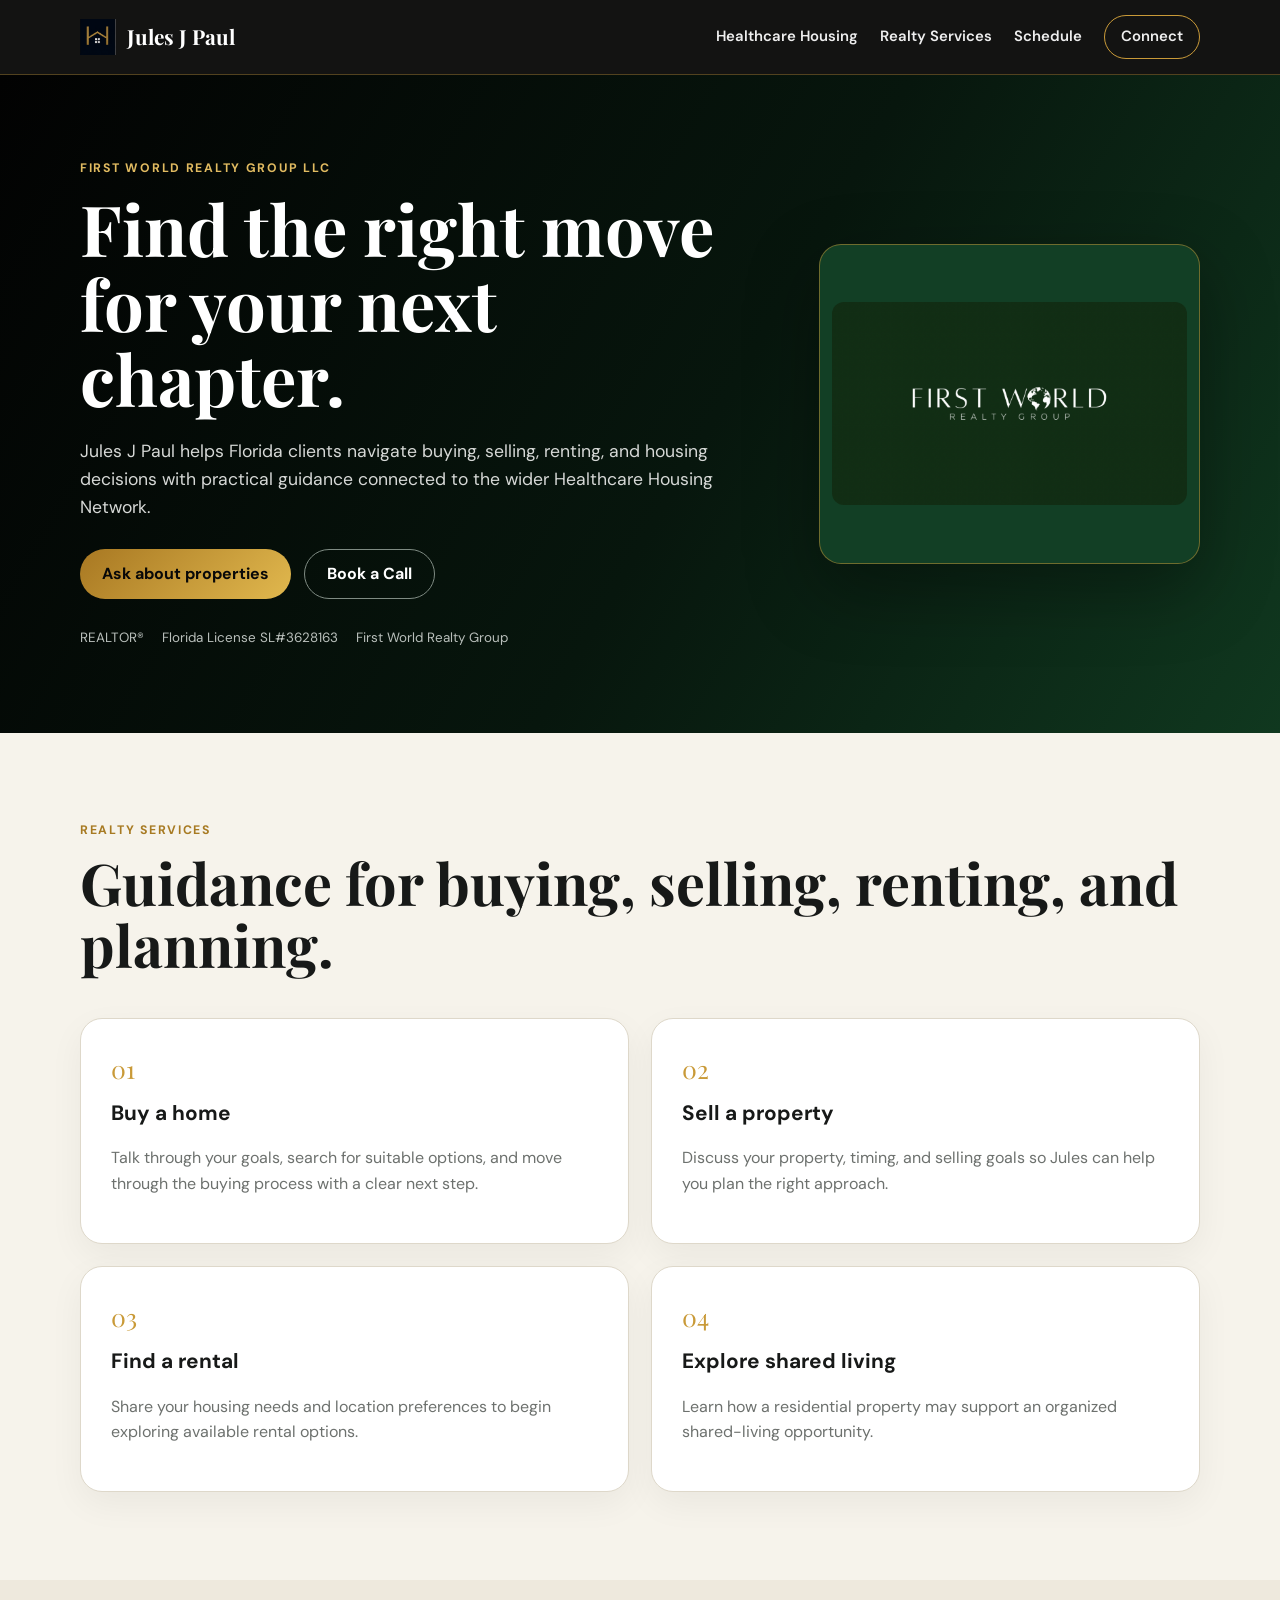
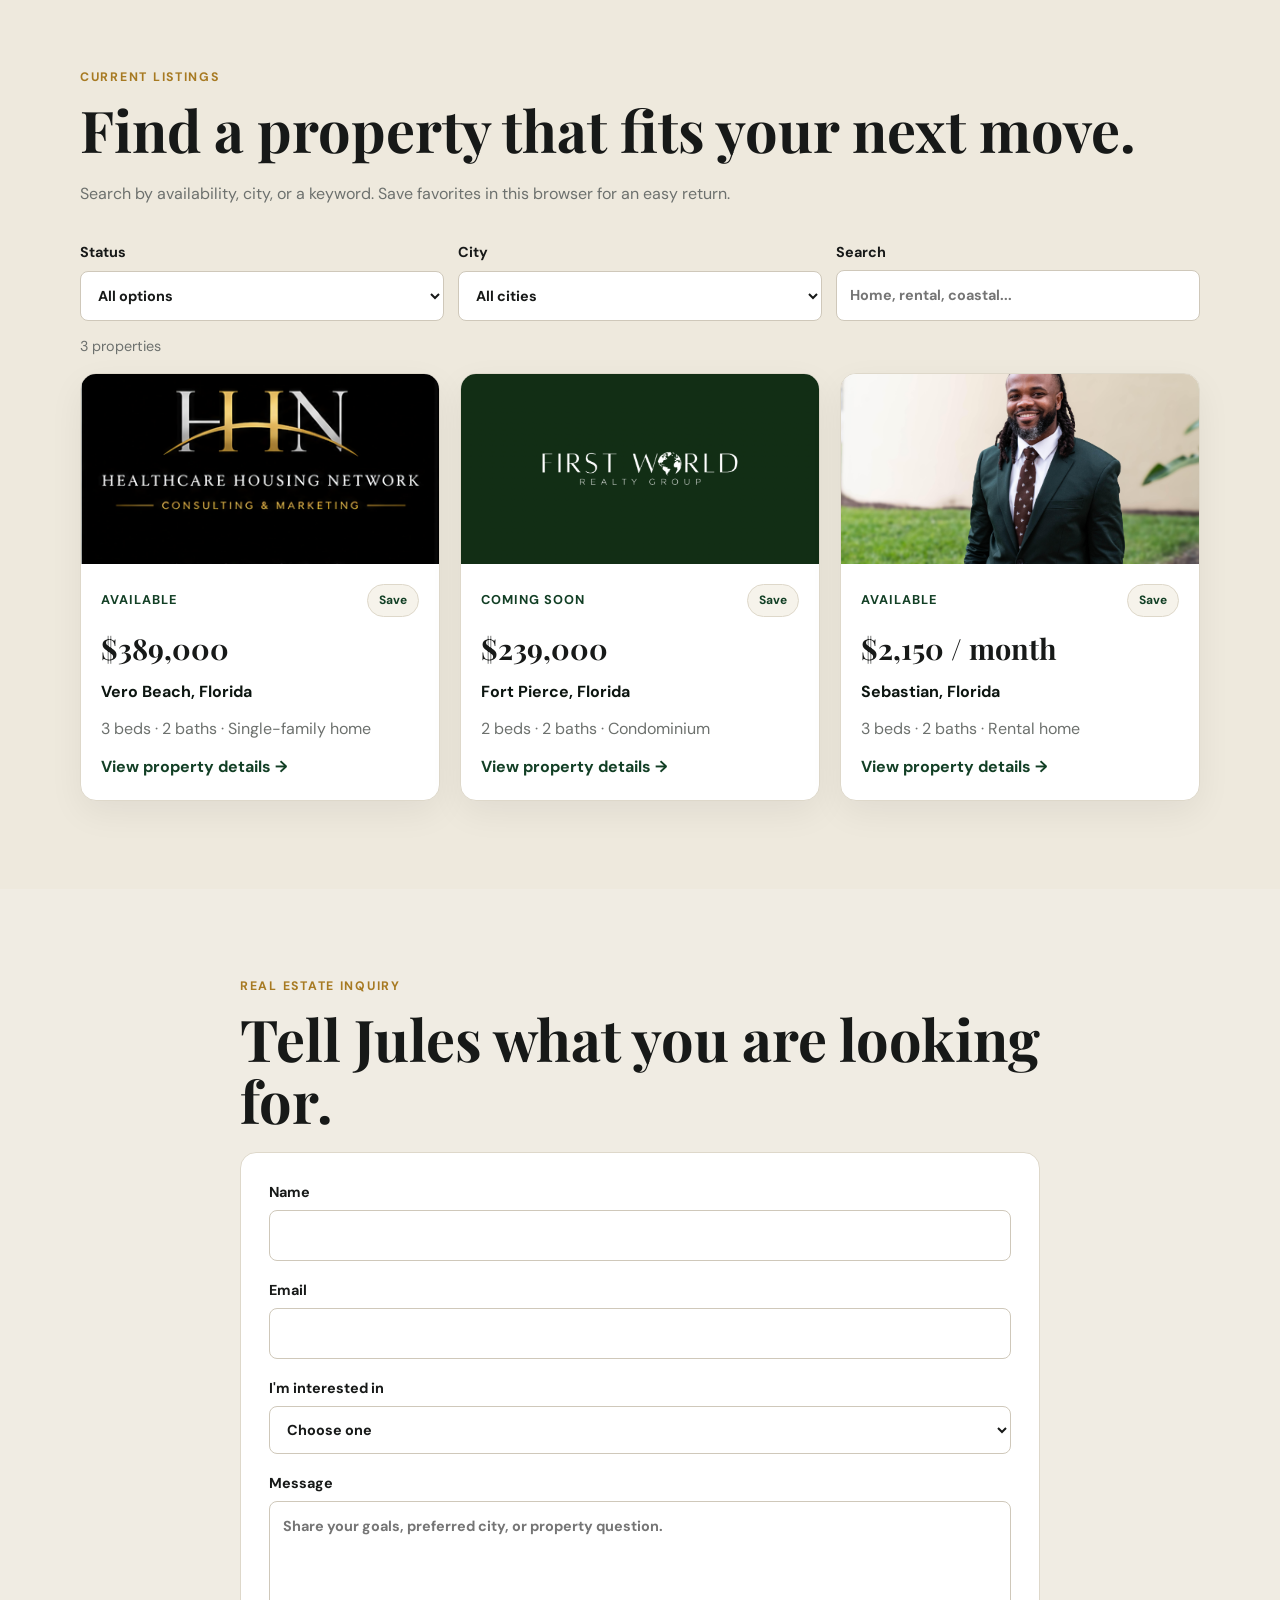
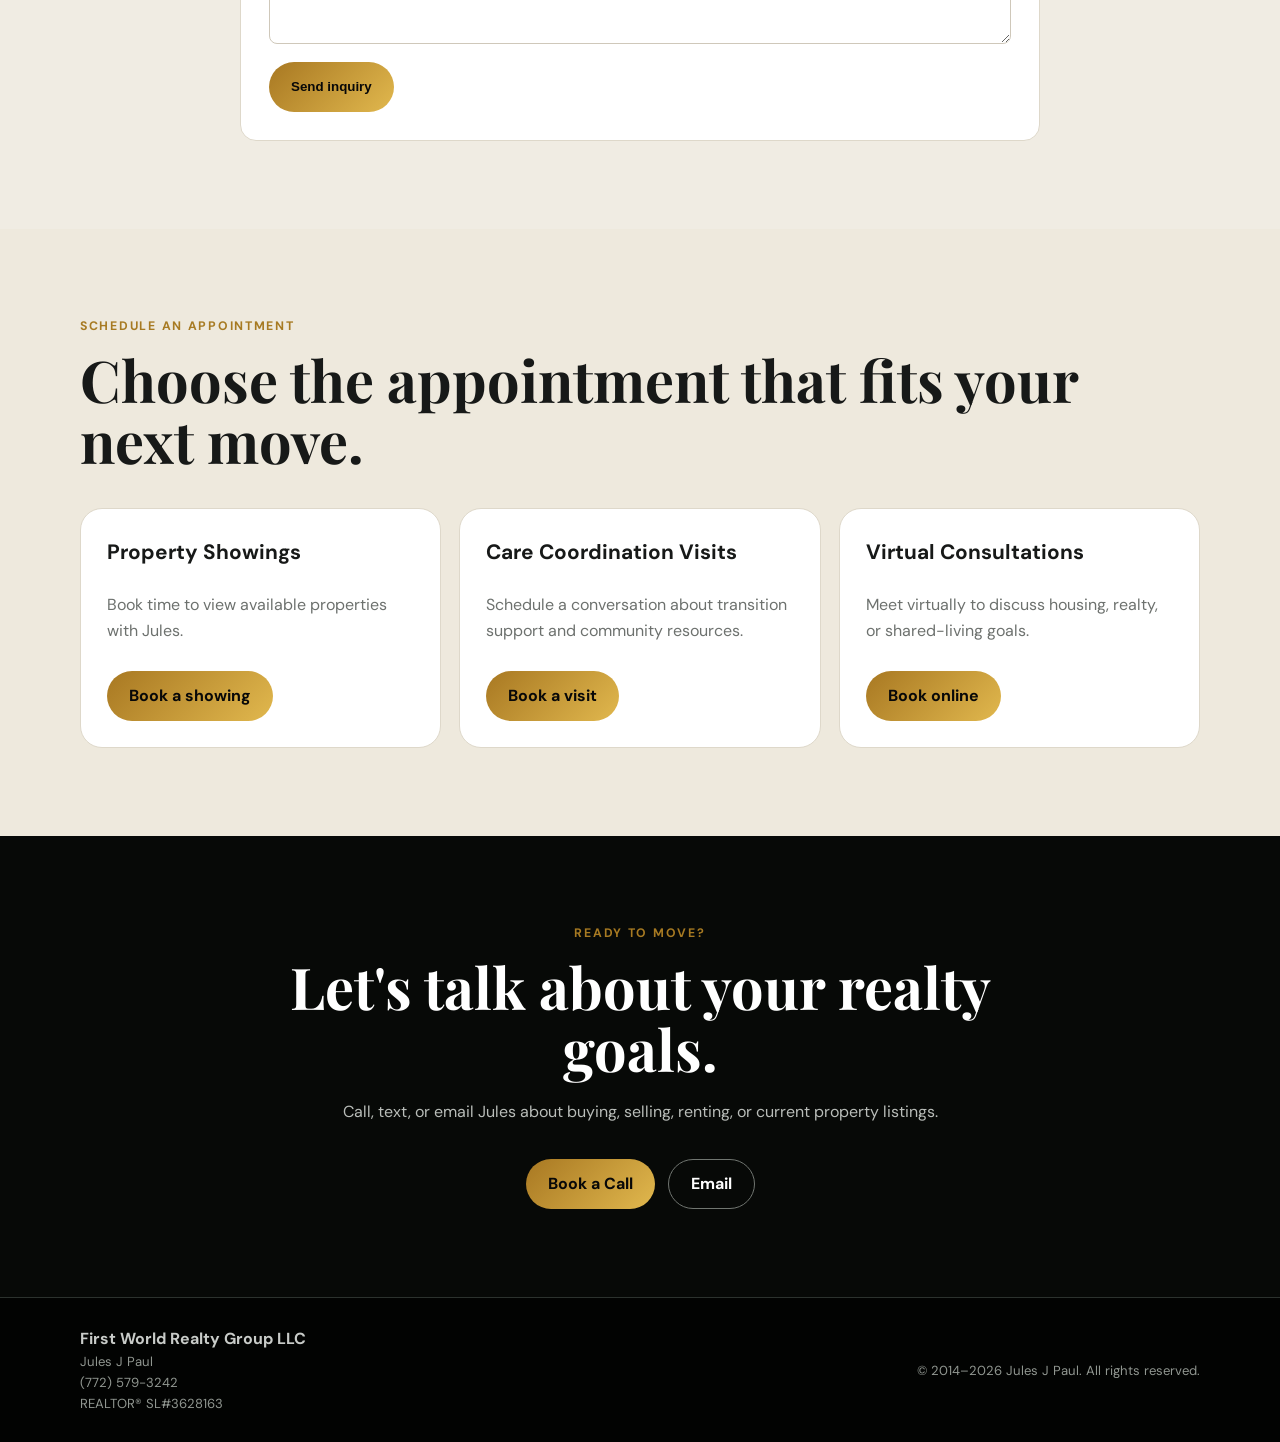
<file: first-world-realty.html>
<!DOCTYPE html>
<html lang="en">
<head>
  <meta charset="UTF-8">
  <meta name="viewport" content="width=device-width, initial-scale=1.0">
  <meta name="description" content="First World Realty Group services from Jules J Paul, including buying, selling, renting, and Florida property guidance.">
  <title>First World Realty Group | Jules J Paul</title>
  <link rel="preconnect" href="https://fonts.googleapis.com">
  <link rel="preconnect" href="https://fonts.gstatic.com" crossorigin>
  <link rel="stylesheet" href="https://fonts.googleapis.com/css2?family=DM+Sans:wght@400;500;600;700&family=Playfair+Display:wght@600;700&display=swap">
  <link rel="stylesheet" href="css/styles.css">
</head>
<body>
<header class="site-header">
  <div class="container nav-wrap">
    <a class="brand" href="index.html" aria-label="Jules Paul home">
      <img src="assets/images/hhn-icon.png" alt="" class="brand-icon">
      <span>Jules J Paul</span>
    </a>
    <nav id="primary-navigation" class="main-nav" aria-label="Primary navigation">
      <a href="healthcare-housing.html">Healthcare Housing</a>
      <a href="first-world-realty.html" aria-current="page">Realty Services</a>
      <a href="index.html#schedule">Schedule</a>
      <a href="index.html#contact" class="nav-cta">Connect</a>
    </nav>
    <button class="menu-toggle" type="button" aria-expanded="false" aria-controls="primary-navigation">Menu</button>
  </div>
</header>

<main>
  <section class="hero business-hero realty-hero">
    <div class="container business-hero-grid">
      <div class="hero-copy">
        <p class="eyebrow">First World Realty Group LLC</p>
        <h1>Find the right move for your next chapter.</h1>
        <p class="hero-text">Jules J Paul helps Florida clients navigate buying, selling, renting, and housing decisions with practical guidance connected to the wider Healthcare Housing Network.</p>
        <div class="hero-actions">
          <a class="btn btn-gold" href="mailto:jpaul@oshs.info?subject=Realty%20services%20inquiry">Ask about properties</a>
          <a class="btn btn-outline" data-booking="quickCall" target="_blank" rel="noopener" href="https://calendar.google.com/calendar/u/0/appointments/schedules/AcZssZ30eo42YzqcF5Z-HE5Sg-LqLbYv-_t0BTN31T0LgCqj-cjpbyo2Wf-E0S9l_gHo9Is50fG_rvIu">Book a Call</a>
        </div>
        <div class="credentials"><span>REALTOR®</span><span>Florida License SL#3628163</span><span>First World Realty Group</span></div>
      </div>
      <div class="portrait-wrap business-logo-wrap realty-logo-wrap">
        <img src="assets/images/first-world-realty.png" alt="First World Realty Group" class="business-logo">
      </div>
    </div>
  </section>

  <section class="section">
    <div class="container">
      <p class="eyebrow">Realty services</p>
      <h2>Guidance for buying, selling, renting, and planning.</h2>
      <div class="services-grid four-up">
        <article class="service-card"><span class="service-number">01</span><h3>Buy a home</h3><p>Talk through your goals, search for suitable options, and move through the buying process with a clear next step.</p></article>
        <article class="service-card"><span class="service-number">02</span><h3>Sell a property</h3><p>Discuss your property, timing, and selling goals so Jules can help you plan the right approach.</p></article>
        <article class="service-card"><span class="service-number">03</span><h3>Find a rental</h3><p>Share your housing needs and location preferences to begin exploring available rental options.</p></article>
        <article class="service-card"><span class="service-number">04</span><h3>Explore shared living</h3><p>Learn how a residential property may support an organized shared-living opportunity.</p></article>
      </div>
    </div>
  </section>

  <section id="listings" class="section video-section">
    <div class="container"><p class="eyebrow">Current listings</p><h2>Find a property that fits your next move.</h2><p class="section-intro">Search by availability, city, or a keyword. Save favorites in this browser for an easy return.</p>
      <div class="listing-filters"><label>Status<select id="listing-status"><option value="">All options</option><option>Available</option><option>Coming soon</option></select></label><label>City<select id="listing-city"><option value="">All cities</option><option>Vero Beach</option><option>Fort Pierce</option><option>Sebastian</option></select></label><label>Search<input id="listing-keyword" type="search" placeholder="Home, rental, coastal..."></label></div>
      <p id="listing-count" class="listing-count" aria-live="polite"></p><div id="listing-grid" class="listing-grid"></div>
    </div>
  </section>

  <section id="inquiry-form" class="section form-section"><div class="container narrow"><p class="eyebrow">Real estate inquiry</p><h2>Tell Jules what you are looking for.</h2><form data-intake-form="realty" class="intake-form"><label>Name<input name="name" required autocomplete="name"></label><label>Email<input name="email" type="email" required autocomplete="email"></label><label>I'm interested in<select name="interest" required><option value="">Choose one</option><option>Buying</option><option>Selling</option><option>Renting</option><option>Property-specific question</option></select></label><label>Message<textarea name="message" rows="5" required placeholder="Share your goals, preferred city, or property question."></textarea></label><button class="btn btn-gold" type="submit">Send inquiry</button></form></div></section>

  <section id="schedule" class="section schedule-section">
    <div class="container">
      <p class="eyebrow">Schedule an appointment</p>
      <h2>Choose the appointment that fits your next move.</h2>
      <div class="schedule-grid">
        <article class="schedule-card"><h3>Property Showings</h3><p>Book time to view available properties with Jules.</p><a class="btn btn-gold" data-booking="showings" href="https://calendar.google.com/calendar/appointments/schedules/AcZssZ06YLKyHNwM4kEP_5tXlsIIAmXHtMVQERo4pFmAXdy3m-fNptD6099srW1Okxk1CkXVSs_lheTU" target="_blank" rel="noopener">Book a showing</a></article>
        <article class="schedule-card"><h3>Care Coordination Visits</h3><p>Schedule a conversation about transition support and community resources.</p><a class="btn btn-gold" data-booking="care" href="https://calendar.google.com/calendar/appointments/schedules/AcZssZ3VG_fBPqA5aj7VD98pP9B0zXm99i64B7PK6r9gy17ApIaKpTQjFJdSU5i2KHf5lEtZd4TxXIAj" target="_blank" rel="noopener">Book a visit</a></article>
        <article class="schedule-card"><h3>Virtual Consultations</h3><p>Meet virtually to discuss housing, realty, or shared-living goals.</p><a class="btn btn-gold" data-booking="virtual" href="https://calendar.google.com/calendar/appointments/schedules/AcZssZ1NxxxSABT0Q_wG1dr0eOp_mpKfw2qHm1c8x69pM5GWrLA0C8cbfXSila-eVybyByDEBg5JnciA" target="_blank" rel="noopener">Book online</a></article>
      </div>
    </div>
  </section>

  <section class="section contact-section">
    <div class="container narrow">
      <p class="eyebrow">Ready to move?</p>
      <h2>Let's talk about your realty goals.</h2>
      <p class="section-intro">Call, text, or email Jules about buying, selling, renting, or current property listings.</p>
      <div class="contact-actions"><a class="btn btn-gold" data-booking="quickCall" target="_blank" rel="noopener" href="https://calendar.google.com/calendar/u/0/appointments/schedules/AcZssZ30eo42YzqcF5Z-HE5Sg-LqLbYv-_t0BTN31T0LgCqj-cjpbyo2Wf-E0S9l_gHo9Is50fG_rvIu">Book a Call</a><a class="btn btn-outline-light" href="mailto:jpaul@oshs.info">Email</a></div>
    </div>
  </section>
</main>

<footer class="site-footer"><div class="container footer-wrap"><div><strong>First World Realty Group LLC</strong><span>Jules J Paul</span><a data-contact="phone" href="tel:+17725793242">(772) 579-3242</a><span>REALTOR® SL#3628163</span></div><p>© 2014–<span id="year"></span> Jules J Paul. All rights reserved.</p></div></footer>
<script src="js/config.js"></script><script src="js/listings.js"></script><script src="js/main.js"></script>
</body>
</html>
</file>
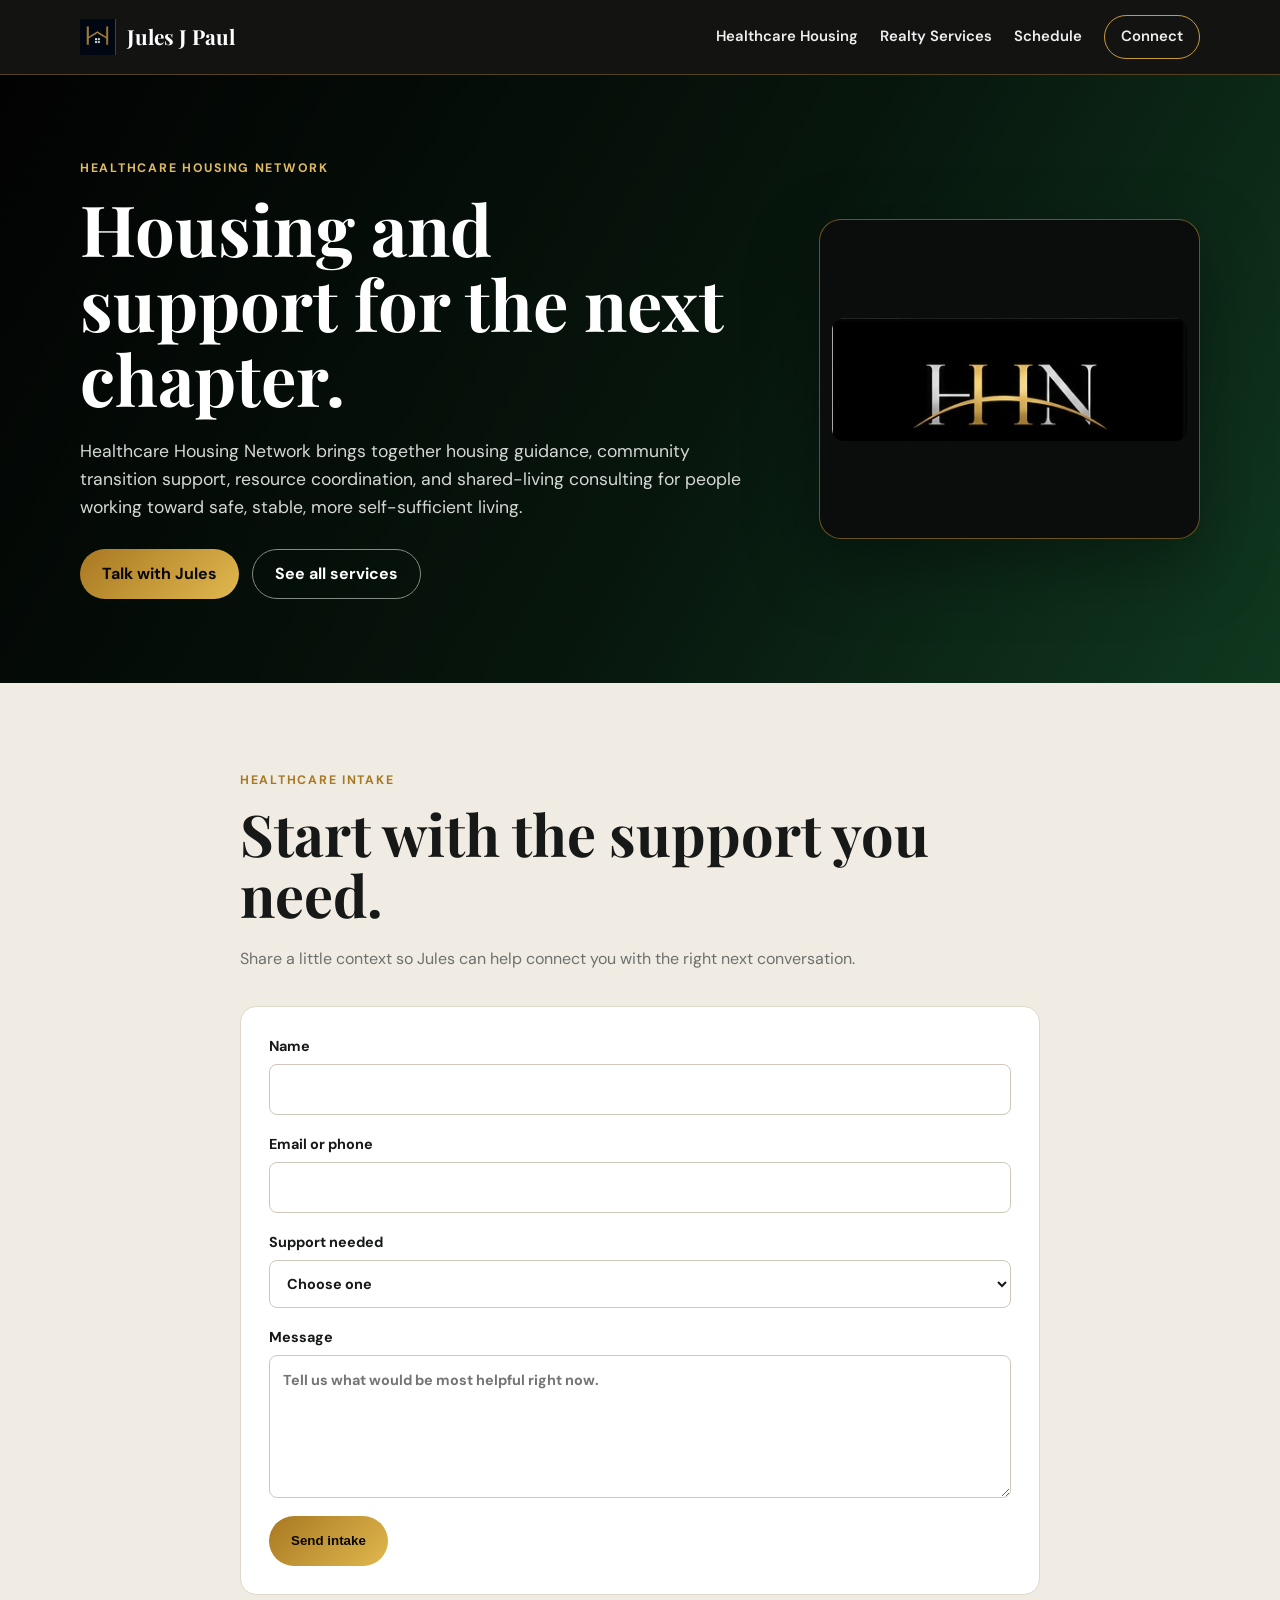
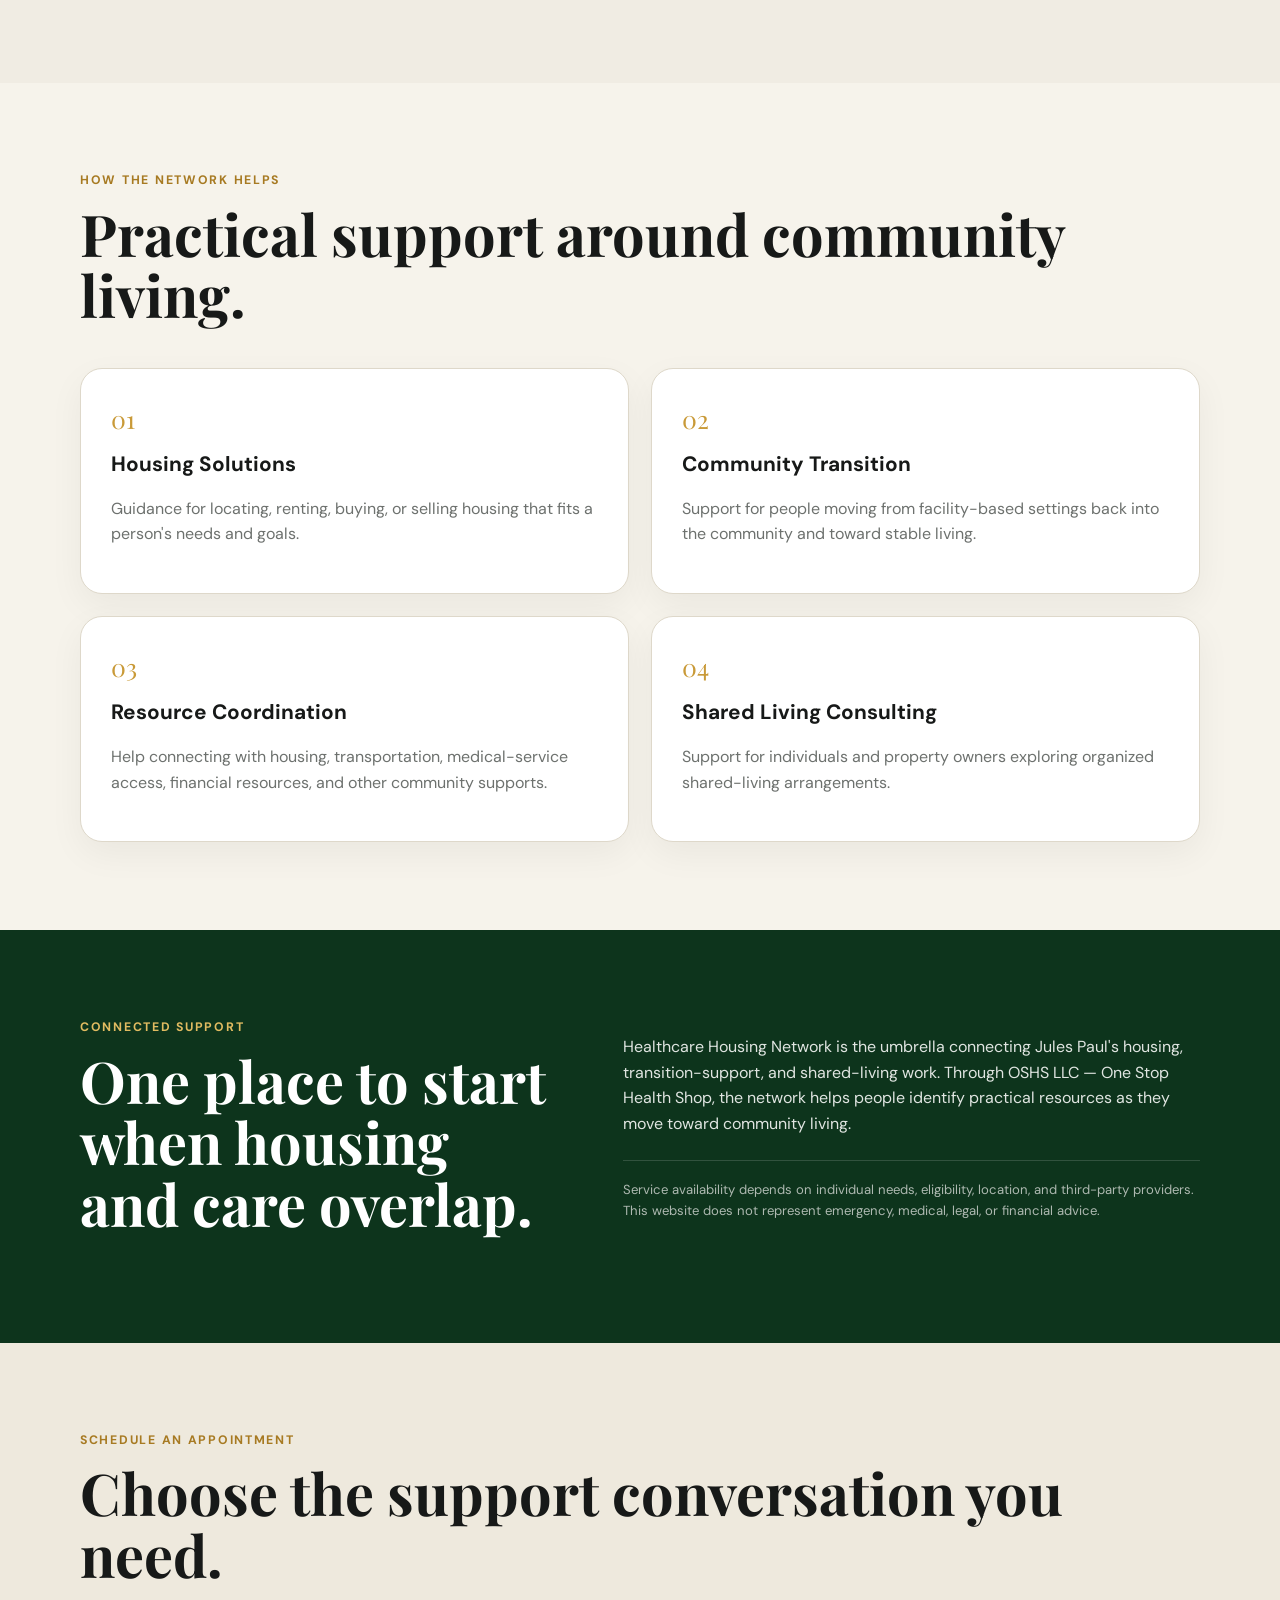
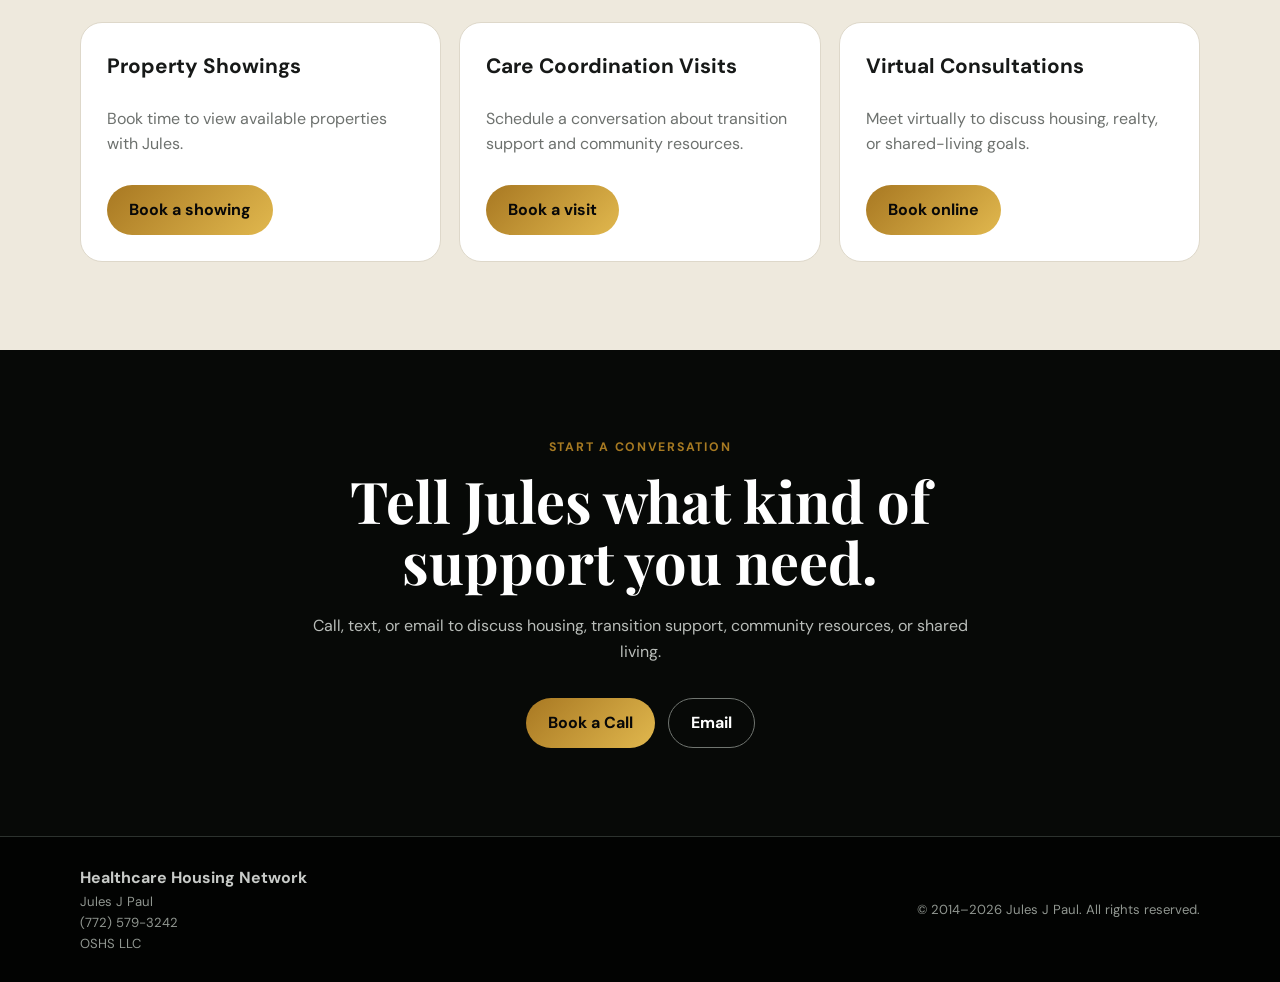
<file: healthcare-housing.html>
<!DOCTYPE html>
<html lang="en">
<head>
  <meta charset="UTF-8">
  <meta name="viewport" content="width=device-width, initial-scale=1.0">
  <meta name="description" content="Healthcare Housing Network connects people with housing, community transition support, and resource coordination throughout Florida.">
  <title>Healthcare Housing Resources | Jules J Paul</title>
  <link rel="preconnect" href="https://fonts.googleapis.com">
  <link rel="preconnect" href="https://fonts.gstatic.com" crossorigin>
  <link href="https://fonts.googleapis.com/css2?family=DM+Sans:wght@400;500;600;700&family=Playfair+Display:wght@600;700&display=swap" rel="stylesheet">
  <link rel="stylesheet" href="css/styles.css">
</head>
<body>
<header class="site-header">
  <div class="container nav-wrap">
    <a class="brand" href="index.html" aria-label="Jules Paul home">
      <img src="assets/images/hhn-icon.png" alt="" class="brand-icon">
      <span>Jules J Paul</span>
    </a>
    <nav id="primary-navigation" class="main-nav" aria-label="Primary navigation">
      <a href="healthcare-housing.html" aria-current="page">Healthcare Housing</a>
      <a href="first-world-realty.html">Realty Services</a>
      <a href="index.html#schedule">Schedule</a>
      <a href="index.html#contact" class="nav-cta">Connect</a>
    </nav>
    <button class="menu-toggle" type="button" aria-expanded="false" aria-controls="primary-navigation">Menu</button>
  </div>
</header>

<main>
  <section class="hero business-hero">
    <div class="container business-hero-grid">
      <div class="hero-copy">
        <p class="eyebrow">Healthcare Housing Network</p>
        <h1>Housing and support for the next chapter.</h1>
        <p class="hero-text">Healthcare Housing Network brings together housing guidance, community transition support, resource coordination, and shared-living consulting for people working toward safe, stable, more self-sufficient living.</p>
        <div class="hero-actions">
          <a class="btn btn-gold" href="index.html#contact">Talk with Jules</a>
          <a class="btn btn-outline" href="index.html#services">See all services</a>
        </div>
      </div>
      <div class="portrait-wrap business-logo-wrap">
        <img src="assets/images/hhn-logo.jpg" alt="Healthcare Housing Network Consulting and Marketing" class="business-logo">
      </div>
    </div>
  </section>

  <section id="intake-form" class="section form-section"><div class="container narrow"><p class="eyebrow">Healthcare intake</p><h2>Start with the support you need.</h2><p class="section-intro">Share a little context so Jules can help connect you with the right next conversation.</p><form data-intake-form="healthcare" class="intake-form"><label>Name<input name="name" required autocomplete="name"></label><label>Email or phone<input name="contact" required></label><label>Support needed<select name="interest" required><option value="">Choose one</option><option>Community transition support</option><option>Resource coordination</option><option>Housing navigation</option><option>Shared living</option></select></label><label>Message<textarea name="message" rows="5" required placeholder="Tell us what would be most helpful right now."></textarea></label><button class="btn btn-gold" type="submit">Send intake</button></form></div></section>

  <section class="section">
    <div class="container">
      <p class="eyebrow">How the network helps</p>
      <h2>Practical support around community living.</h2>
      <div class="services-grid four-up">
        <article class="service-card"><span class="service-number">01</span><h3>Housing Solutions</h3><p>Guidance for locating, renting, buying, or selling housing that fits a person's needs and goals.</p></article>
        <article class="service-card"><span class="service-number">02</span><h3>Community Transition</h3><p>Support for people moving from facility-based settings back into the community and toward stable living.</p></article>
        <article class="service-card"><span class="service-number">03</span><h3>Resource Coordination</h3><p>Help connecting with housing, transportation, medical-service access, financial resources, and other community supports.</p></article>
        <article class="service-card"><span class="service-number">04</span><h3>Shared Living Consulting</h3><p>Support for individuals and property owners exploring organized shared-living arrangements.</p></article>
      </div>
    </div>
  </section>

  <section class="section about-section">
    <div class="container about-grid">
      <div><p class="eyebrow light">Connected support</p><h2>One place to start when housing and care overlap.</h2></div>
      <div class="about-copy"><p>Healthcare Housing Network is the umbrella connecting Jules Paul's housing, transition-support, and shared-living work. Through OSHS LLC — One Stop Health Shop, the network helps people identify practical resources as they move toward community living.</p><p class="disclaimer">Service availability depends on individual needs, eligibility, location, and third-party providers. This website does not represent emergency, medical, legal, or financial advice.</p></div>
    </div>
  </section>

  <section id="schedule" class="section schedule-section">
    <div class="container">
      <p class="eyebrow">Schedule an appointment</p>
      <h2>Choose the support conversation you need.</h2>
      <div class="schedule-grid">
        <article class="schedule-card"><h3>Property Showings</h3><p>Book time to view available properties with Jules.</p><a class="btn btn-gold" data-booking="showings" href="https://calendar.google.com/calendar/appointments/schedules/AcZssZ06YLKyHNwM4kEP_5tXlsIIAmXHtMVQERo4pFmAXdy3m-fNptD6099srW1Okxk1CkXVSs_lheTU" target="_blank" rel="noopener">Book a showing</a></article>
        <article class="schedule-card"><h3>Care Coordination Visits</h3><p>Schedule a conversation about transition support and community resources.</p><a class="btn btn-gold" data-booking="care" href="https://calendar.google.com/calendar/appointments/schedules/AcZssZ3VG_fBPqA5aj7VD98pP9B0zXm99i64B7PK6r9gy17ApIaKpTQjFJdSU5i2KHf5lEtZd4TxXIAj" target="_blank" rel="noopener">Book a visit</a></article>
        <article class="schedule-card"><h3>Virtual Consultations</h3><p>Meet virtually to discuss housing, realty, or shared-living goals.</p><a class="btn btn-gold" data-booking="virtual" href="https://calendar.google.com/calendar/appointments/schedules/AcZssZ1NxxxSABT0Q_wG1dr0eOp_mpKfw2qHm1c8x69pM5GWrLA0C8cbfXSila-eVybyByDEBg5JnciA" target="_blank" rel="noopener">Book online</a></article>
      </div>
    </div>
  </section>

  <section class="section contact-section">
    <div class="container narrow">
      <p class="eyebrow">Start a conversation</p>
      <h2>Tell Jules what kind of support you need.</h2>
      <p class="section-intro">Call, text, or email to discuss housing, transition support, community resources, or shared living.</p>
      <div class="contact-actions"><a class="btn btn-gold" data-booking="quickCall" target="_blank" rel="noopener" href="https://calendar.google.com/calendar/u/0/appointments/schedules/AcZssZ30eo42YzqcF5Z-HE5Sg-LqLbYv-_t0BTN31T0LgCqj-cjpbyo2Wf-E0S9l_gHo9Is50fG_rvIu">Book a Call</a><a class="btn btn-outline-light" href="mailto:jpaul@oshs.info">Email</a></div>
    </div>
  </section>
</main>

<footer class="site-footer"><div class="container footer-wrap"><div><strong>Healthcare Housing Network</strong><span>Jules J Paul</span><a data-contact="phone" href="tel:+17725793242">(772) 579-3242</a><span>OSHS LLC</span></div><p>© 2014–<span id="year"></span> Jules J Paul. All rights reserved.</p></div></footer>
<script src="js/config.js"></script><script src="js/listings.js"></script><script src="js/main.js"></script>
</body>
</html>
</file>
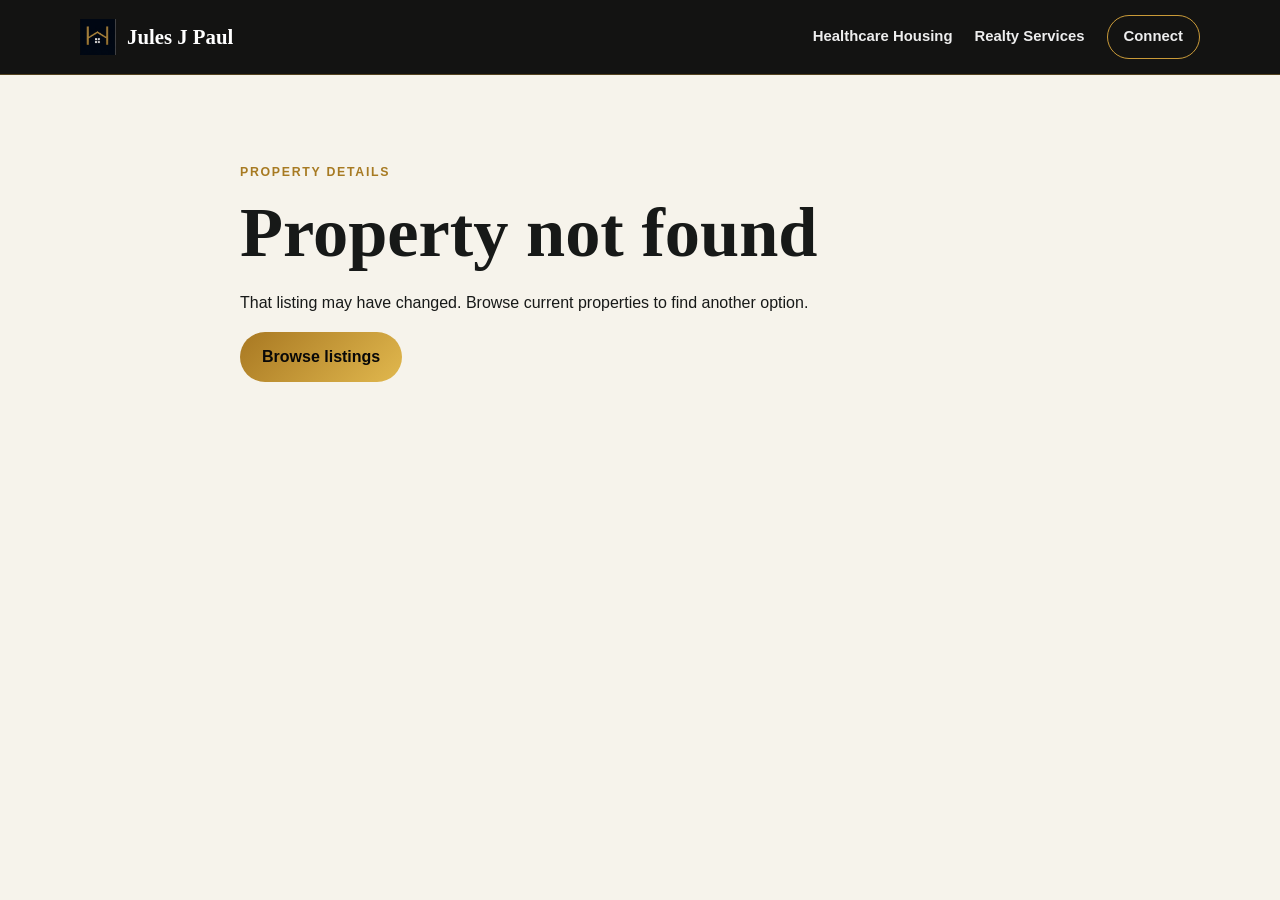
<file: property.html>
<!DOCTYPE html>
<html lang="en">
<head><meta charset="UTF-8"><meta name="viewport" content="width=device-width, initial-scale=1.0"><title>Property details | First World Realty Group</title><link rel="stylesheet" href="css/styles.css"></head>
<body>
  <header class="site-header"><div class="container nav-wrap"><a class="brand" href="index.html"><img src="assets/images/hhn-icon.png" alt="" class="brand-icon"><span>Jules J Paul</span></a><nav class="main-nav" aria-label="Primary navigation"><a href="healthcare-housing.html">Healthcare Housing</a><a href="first-world-realty.html">Realty Services</a><a href="index.html#contact" class="nav-cta">Connect</a></nav></div></header>
  <main id="property-detail" class="section"><div class="container narrow"><p class="eyebrow">Property details</p><div id="property-content"></div></div></main>
  <script src="js/config.js"></script><script src="js/listings.js"></script><script src="js/main.js"></script>
</body></html>
</file>
<file: css/styles.css>
:root{
  --black:#050505;--ink:#0c1510;--green:#0d341c;--green-2:#123f25;
  --gold:#c99a38;--gold-light:#e1bb61;--silver:#d8d8d8;--white:#fff;
  --cream:#f6f3eb;--muted:#6d716e;--line:#ded8ca;--max:1120px;--radius:22px;
}
*{box-sizing:border-box}html{scroll-behavior:smooth}body{margin:0;font-family:"DM Sans",sans-serif;color:#171918;background:var(--cream);line-height:1.6}
img{max-width:100%;display:block}a{color:inherit}.container{width:min(92%,var(--max));margin:auto}.narrow{width:min(92%,800px)}
.site-header{position:sticky;top:0;z-index:20;background:rgba(5,5,5,.94);border-bottom:1px solid rgba(201,154,56,.35);backdrop-filter:blur(10px)}
.nav-wrap{min-height:74px;display:flex;align-items:center;justify-content:space-between;gap:20px}.brand{display:flex;align-items:center;gap:11px;color:#fff;text-decoration:none;font-family:"Playfair Display",serif;font-size:1.3rem;font-weight:700}.brand-icon{width:36px;height:36px;object-fit:cover;object-position:center}.main-nav{display:flex;gap:22px;align-items:center}.main-nav a{color:#eee;text-decoration:none;font-weight:600;font-size:.93rem}.nav-cta{border:1px solid var(--gold);padding:9px 16px;border-radius:999px}
.hero{background:linear-gradient(120deg,#020202 0%,#07160d 55%,#10381f 100%);color:#fff;padding:84px 0}.hero-grid{display:grid;grid-template-columns:1.15fr .65fr;gap:64px;align-items:center}.eyebrow{text-transform:uppercase;letter-spacing:.14em;font-size:.77rem;font-weight:700;color:#a77a22;margin:0 0 12px}.hero .eyebrow,.light{color:var(--gold-light)}
h1,h2{font-family:"Playfair Display",serif;line-height:1.07;margin:0 0 20px}h1{font-size:clamp(2.65rem,5.5vw,4.8rem)}h2{font-size:clamp(2.15rem,5vw,3.6rem)}h3{font-size:1.3rem;margin:8px 0}.hero-text{font-size:1.1rem;color:#d6d8d6;max-width:680px;margin-bottom:28px}.hero-actions,.contact-actions{display:flex;gap:13px;flex-wrap:wrap}.btn{display:inline-flex;align-items:center;justify-content:center;min-height:50px;padding:0 22px;border-radius:999px;text-decoration:none;font-weight:700}.btn-gold{background:linear-gradient(135deg,#a87822,#e1b84e);color:#080808}.btn-outline{border:1px solid #7f8b83;color:#fff}.credentials{display:flex;flex-wrap:wrap;gap:8px 18px;margin-top:28px;color:#b9bfbb;font-size:.84rem}.portrait-wrap{background:#0a0d0b;border:1px solid rgba(201,154,56,.5);padding:12px;border-radius:var(--radius);box-shadow:0 25px 70px rgba(0,0,0,.35);overflow:hidden}.hero-photo{width:100%;aspect-ratio:4/5;object-fit:cover;object-position:center top;border-radius:14px;transform:scale(.92);transform-origin:center}.portrait-caption{padding:15px 5px 4px;display:grid}.portrait-caption strong{font-size:1.1rem}.portrait-caption span{font-size:.86rem;color:#bfc3c0}
.brand-strip{background:#050505;padding:28px 0}.brand-strip-grid{display:grid;grid-template-columns:1fr 1fr;gap:18px}.brand-panel{min-height:180px;border:1px solid rgba(255,255,255,.08);display:grid;place-items:center;align-content:center;gap:14px;padding:22px;border-radius:16px;overflow:hidden;color:#fff;text-decoration:none}.brand-panel img{max-height:135px;width:auto}.brand-panel span{color:var(--gold-light);font-size:.9rem;font-weight:700}.black-panel{background:#000}.green-panel{background:#0d341c}
.section{padding:88px 0}.section-intro{color:var(--muted);max-width:670px;margin-bottom:34px}.video-section{background:#eee9dd}.video-intro{max-width:800px;margin:0 auto}.video-intro h2{font-size:clamp(1.6rem,3.5vw,2.4rem)}.video-shell{position:relative;max-width:560px;margin:0 auto;aspect-ratio:16/9;border-radius:var(--radius);overflow:hidden;background:#050505;box-shadow:0 20px 55px rgba(0,0,0,.15)}.video-shell video{position:absolute;top:50%;left:50%;width:320%;height:320%;transform:translate(-50%,-50%);background:#000;cursor:pointer}.video-play-toggle{position:absolute;inset:0;margin:auto;width:72px;height:72px;border:0;border-radius:50%;display:grid;place-items:center;background:var(--gold);color:#050505;font-size:1.3rem;cursor:pointer}.video-play-toggle.is-hidden{display:none}
.services-grid{display:grid;grid-template-columns:repeat(3,1fr);gap:22px;margin-top:42px}.service-card{background:#fff;border:1px solid var(--line);border-radius:var(--radius);padding:30px;box-shadow:0 12px 35px rgba(20,20,20,.05)}.service-number{font-family:"Playfair Display",serif;color:var(--gold);font-size:1.55rem}.service-card p{color:var(--muted)}.service-card a{color:var(--green-2);font-weight:700;text-decoration:none}
.about-section{background:var(--green);color:#fff}.about-grid{display:grid;grid-template-columns:.9fr 1.1fr;gap:70px}.about-copy p{color:#e0e5e1}.about-copy .disclaimer{font-size:.82rem;color:#aeb9b1;border-top:1px solid rgba(255,255,255,.15);padding-top:18px;margin-top:24px}
.contact-section{background:#070907;color:#fff;text-align:center}.contact-section .section-intro{color:#b9bdb9;margin-inline:auto}.contact-actions{justify-content:center}.btn-outline-light{border:1px solid #707570;color:#fff}.socials{margin-top:30px;display:flex;justify-content:center;align-items:center;flex-wrap:wrap;gap:10px 18px;font-size:.9rem;color:#c8cbc8}.social-logo-link{width:42px;height:42px;display:grid;place-items:center;border:1px solid rgba(225,187,97,.65);border-radius:50%;background:#050505;transition:transform .2s ease,border-color .2s ease}.social-logo-link:hover{transform:translateY(-2px);border-color:var(--gold-light)}.social-logo-link img{width:26px;height:26px;object-fit:cover}.visually-hidden{position:absolute;width:1px;height:1px;padding:0;margin:-1px;overflow:hidden;clip:rect(0,0,0,0);white-space:nowrap;border:0}
.schedule-section{background:#eee9dd}.schedule-grid{display:grid;grid-template-columns:repeat(3,1fr);gap:18px;margin-top:36px}.schedule-card{background:#fff;border:1px solid var(--line);border-radius:var(--radius);padding:26px;display:flex;flex-direction:column;align-items:flex-start}.schedule-card h3{margin-top:0}.schedule-card p{color:var(--muted);flex:1}.schedule-card .btn{margin-top:12px}
.site-footer{background:#020302;color:#c8cbc8;border-top:1px solid #2c322e;padding:28px 0}.footer-wrap{display:flex;justify-content:space-between;gap:25px;align-items:center}.footer-wrap div{display:grid}.footer-wrap span,.footer-wrap p,.footer-wrap a{font-size:.82rem;color:#909690;margin:0;text-decoration:none}
.menu-toggle{display:none;background:transparent;color:#fff;border:1px solid rgba(225,187,97,.7);border-radius:999px;padding:8px 14px;font:inherit;font-weight:700}.listing-filters{display:grid;grid-template-columns:repeat(3,1fr);gap:14px;margin:30px 0 12px}.listing-filters label,.intake-form label{display:grid;gap:6px;font-weight:700;font-size:.9rem}.listing-filters input,.listing-filters select,.intake-form input,.intake-form select,.intake-form textarea{width:100%;border:1px solid #cfc8ba;background:#fff;border-radius:8px;padding:13px;font:inherit;color:inherit}.listing-count{font-size:.9rem;color:var(--muted)}.listing-grid{display:grid;grid-template-columns:repeat(3,1fr);gap:20px}.listing-card{background:#fff;border:1px solid var(--line);border-radius:16px;overflow:hidden;box-shadow:0 12px 35px rgba(20,20,20,.06)}.listing-card>img{width:100%;height:190px;object-fit:cover}.listing-body{padding:20px}.listing-body h3{font-family:"Playfair Display",serif;font-size:1.8rem}.listing-body p{color:var(--muted);margin:4px 0 12px}.listing-address{font-weight:700!important;color:var(--ink)!important}.listing-meta{display:flex;justify-content:space-between;align-items:center;color:var(--green-2);font-size:.8rem;font-weight:700;text-transform:uppercase;letter-spacing:.08em}.favorite-button{border:1px solid var(--line);background:var(--cream);border-radius:999px;padding:6px 11px;color:var(--green-2);font:inherit;font-size:.75rem}.favorite-button.is-saved{background:var(--gold);border-color:var(--gold);color:#050505}.text-link{color:var(--green-2);font-weight:700;text-decoration:none}.form-section{background:#f0ece3}.intake-form{display:grid;gap:18px;background:#fff;border:1px solid var(--line);padding:28px;border-radius:16px}.intake-form .btn{justify-self:start;border:0;cursor:pointer}.property-image{width:100%;max-height:460px;object-fit:cover;border-radius:16px;margin-bottom:28px}.property-copy{font-size:1.1rem;color:var(--muted)}.btn-outline-dark{border:1px solid var(--green-2);color:var(--green-2)}.empty-state{grid-column:1/-1;padding:30px;background:#fff;border:1px solid var(--line);border-radius:12px}.error-page{min-height:100vh;display:grid;place-content:center;justify-items:start;gap:10px;padding:8%;background:linear-gradient(130deg,#050505,#123f25);color:#fff}.error-page h1{max-width:680px}.error-page p:not(.eyebrow){max-width:520px;color:#d7ded9}
.business-hero-grid{display:grid;grid-template-columns:1.15fr .65fr;gap:64px;align-items:center}.business-hero{padding:84px 0}.business-logo-wrap{display:grid;place-items:center;min-height:320px}.business-logo{width:100%;max-height:280px;object-fit:contain;border-radius:12px}.realty-logo-wrap{background:#123f25}.realty-logo{background:#fff;padding:22px}.split-callout{display:grid;grid-template-columns:1fr 1fr;gap:70px;align-items:center}.split-callout .section-intro{margin-bottom:24px}
@media(max-width:820px){.hero-grid,.services-grid,.about-grid,.brand-strip-grid{grid-template-columns:1fr}.portrait-wrap{max-width:500px}.about-grid{gap:24px}.brand-panel{min-height:150px}}
@media(max-width:820px){.business-hero-grid,.split-callout{grid-template-columns:1fr;gap:32px}.business-logo-wrap{max-width:500px}}
@media(max-width:820px){.schedule-grid{grid-template-columns:1fr}}
@media(max-width:620px){.main-nav a:not(.nav-cta){display:none}.hero{padding:58px 0}.section{padding:64px 0}.hero-actions,.contact-actions{flex-direction:column}.btn{width:100%}.footer-wrap{flex-direction:column;align-items:flex-start}.brand-panel img{max-height:105px}}
@media(max-width:620px){.nav-wrap{position:relative}.menu-toggle{display:block}.main-nav{position:absolute;top:74px;left:0;right:0;display:none;flex-direction:column;align-items:stretch;gap:0;padding:8px 4%;background:#050505;border-bottom:1px solid rgba(201,154,56,.35)}.main-nav.is-open{display:flex}.main-nav a,.main-nav a:not(.nav-cta){display:block;padding:12px 0}.listing-filters,.listing-grid{grid-template-columns:1fr}.intake-form{padding:20px}.intake-form .btn{width:100%}}

/* ---------- Expanded HHN service architecture ---------- */
.services-grid.four-up{
  grid-template-columns:repeat(2,1fr);
}
.network-card{
  margin:24px 0;
  padding:22px;
  border:1px solid rgba(225,187,97,.32);
  border-radius:18px;
  background:rgba(255,255,255,.06);
}
.network-card strong{
  color:var(--gold-light);
  font-size:1.05rem;
}
.network-card p{
  margin-bottom:0;
}
@media(max-width:820px){
  .services-grid.four-up{grid-template-columns:1fr;}
}
</file>
